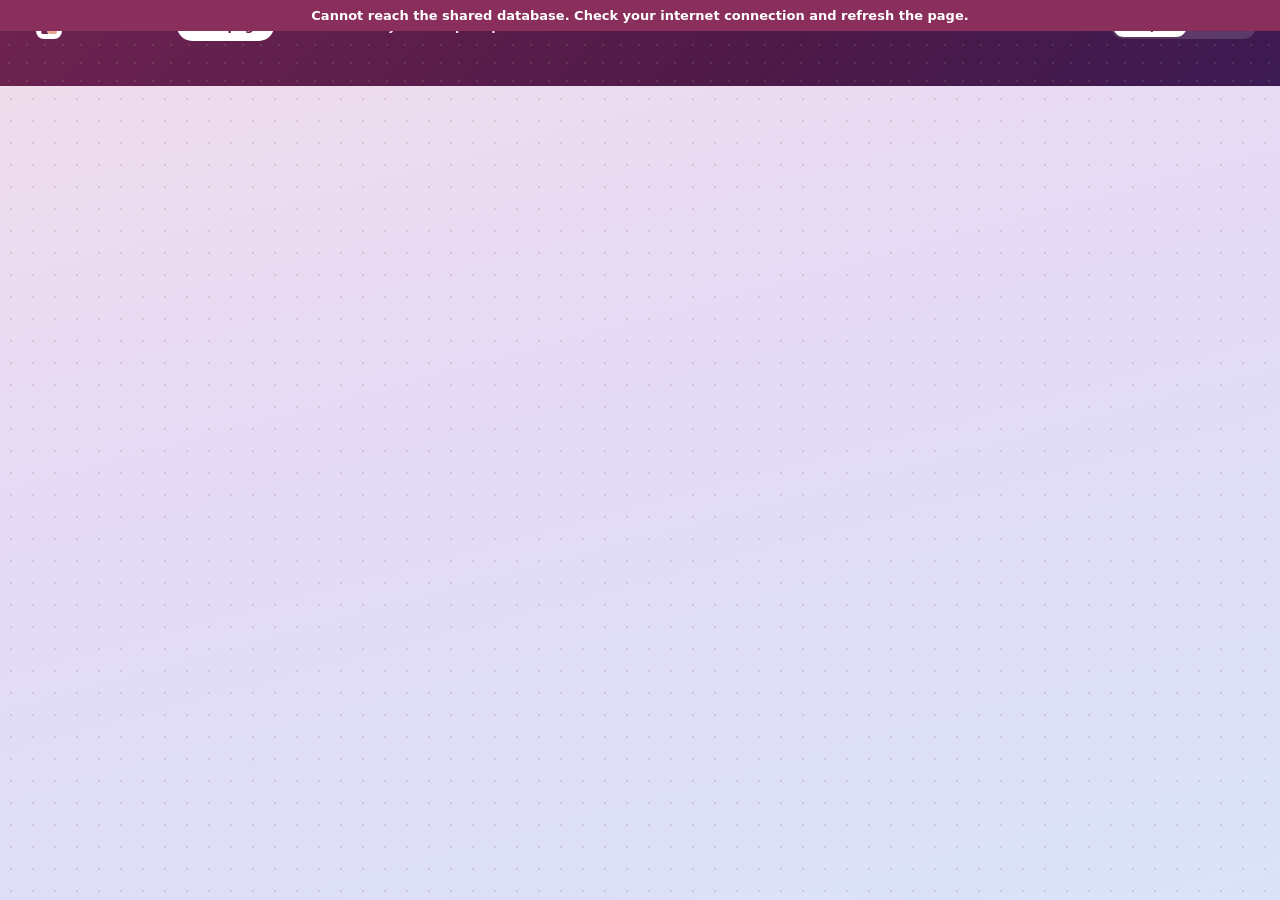
<file: index.html>
<!doctype html>
<html lang="en"><head><meta charset="utf-8"><meta name="viewport" content="width=device-width, initial-scale=1">
<meta http-equiv="refresh" content="0; url=home.html"><title>Civil War</title><link rel="icon" type="image/png" href="icon32.png"></head>
<body><p><a href="home.html">Open Civil War</a></p></body></html>
</file>
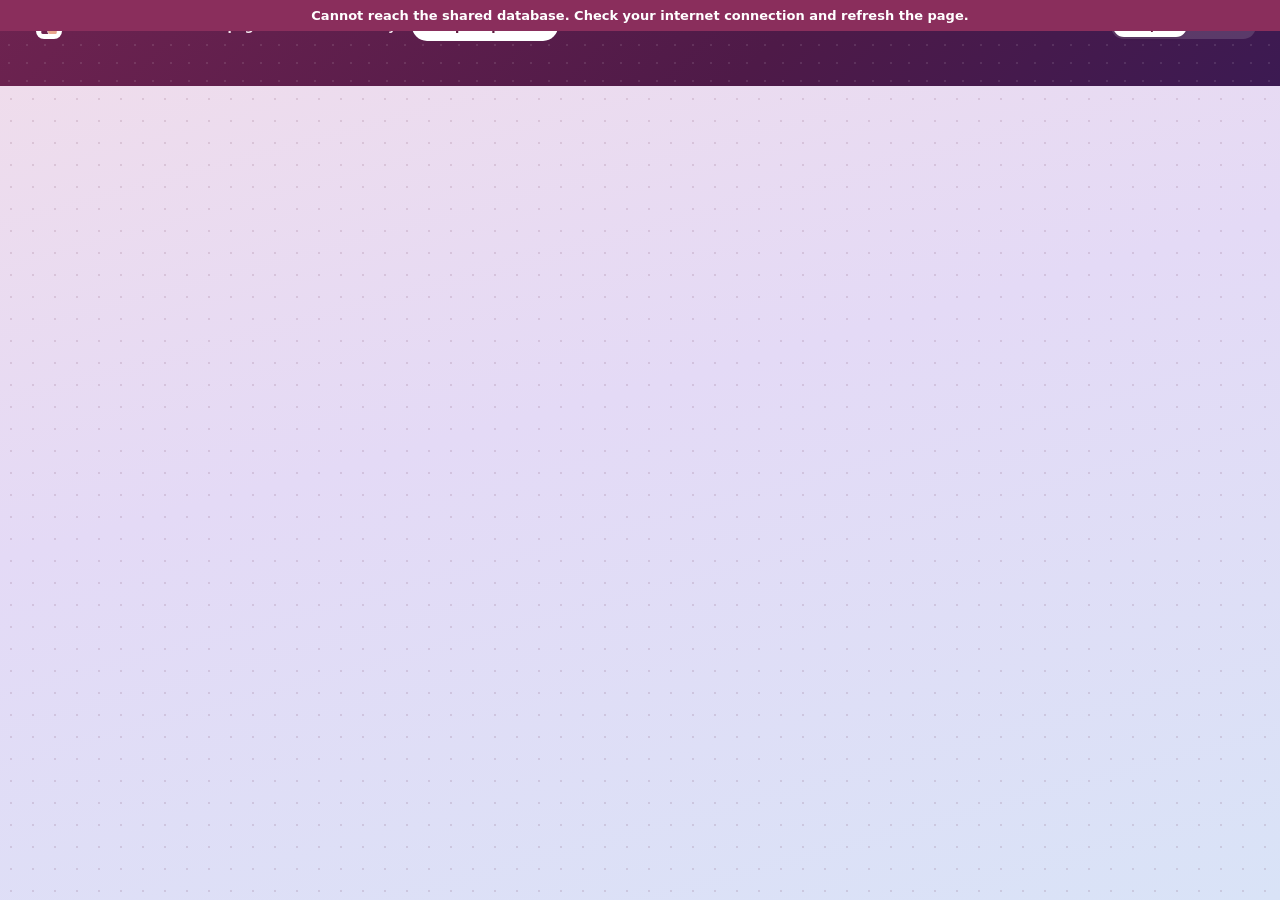
<file: compare.html>
<!doctype html>
<html lang="en">
<head>
<meta charset="utf-8">
<meta name="viewport" content="width=device-width, initial-scale=1">
<meta name="referrer" content="no-referrer">
<title>Civil War – Compare product</title>
<link rel="stylesheet" href="dashboard.css">
<link rel="icon" type="image/png" href="icon32.png">
</head>
<body>
<nav id="nav"></nav>
<main class="wrap" id="app"></main>
<script src="shared.js"></script>
<script src="config.js"></script>
<script src="store.js"></script>
<script src="common.js"></script>
<script src="compare.js"></script>
</body>
</html>
</file>
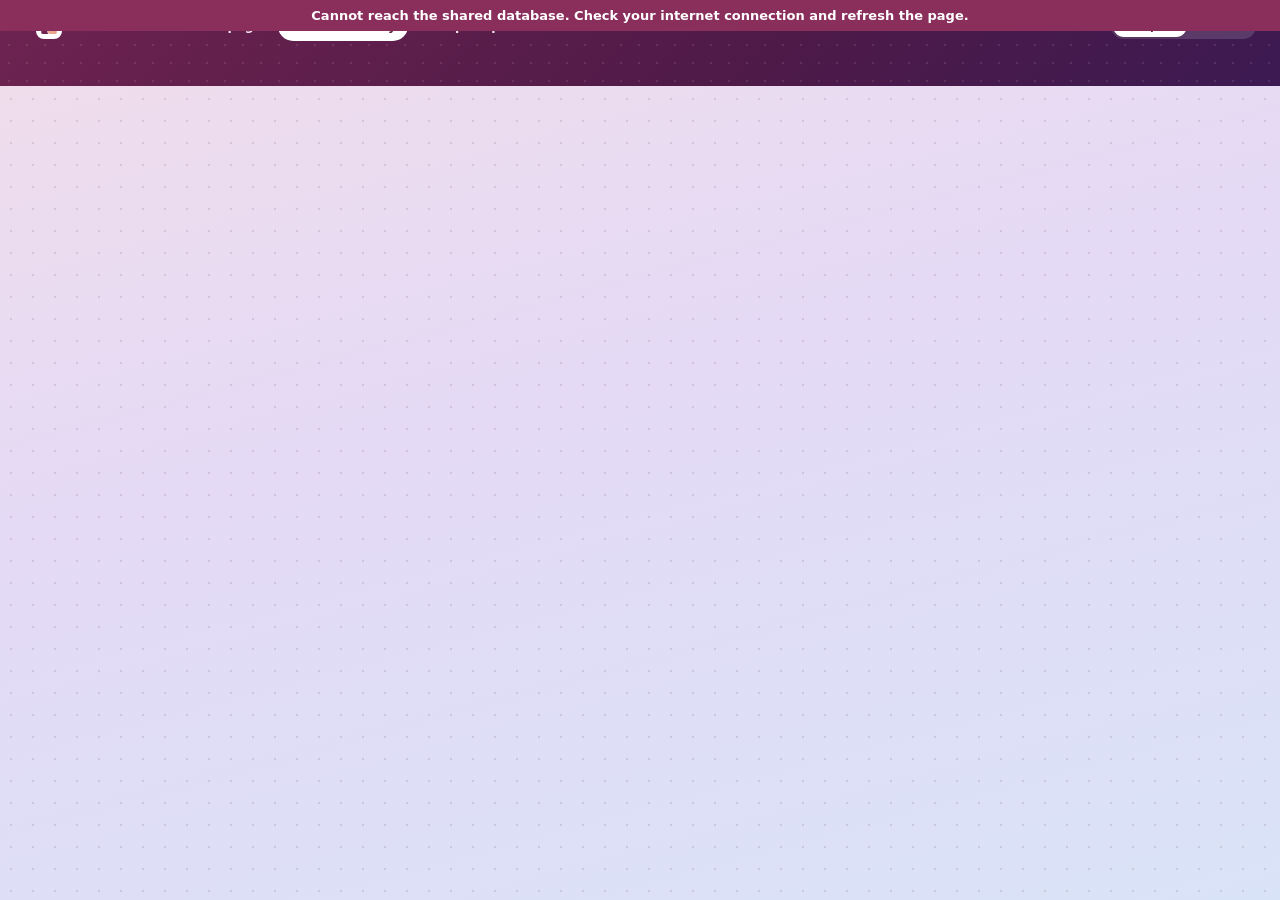
<file: detail.html>
<!doctype html>
<html lang="en">
<head>
<meta charset="utf-8">
<meta name="viewport" content="width=device-width, initial-scale=1">
<meta name="referrer" content="no-referrer">
<title>Civil War – Product detail</title>
<link rel="stylesheet" href="dashboard.css">
<link rel="icon" type="image/png" href="icon32.png">
</head>
<body>
<nav id="nav"></nav>
<main class="wrap" id="app"></main>
<script src="shared.js"></script>
<script src="config.js"></script>
<script src="store.js"></script>
<script src="common.js"></script>
<script src="detail.js"></script>
</body>
</html>
</file>
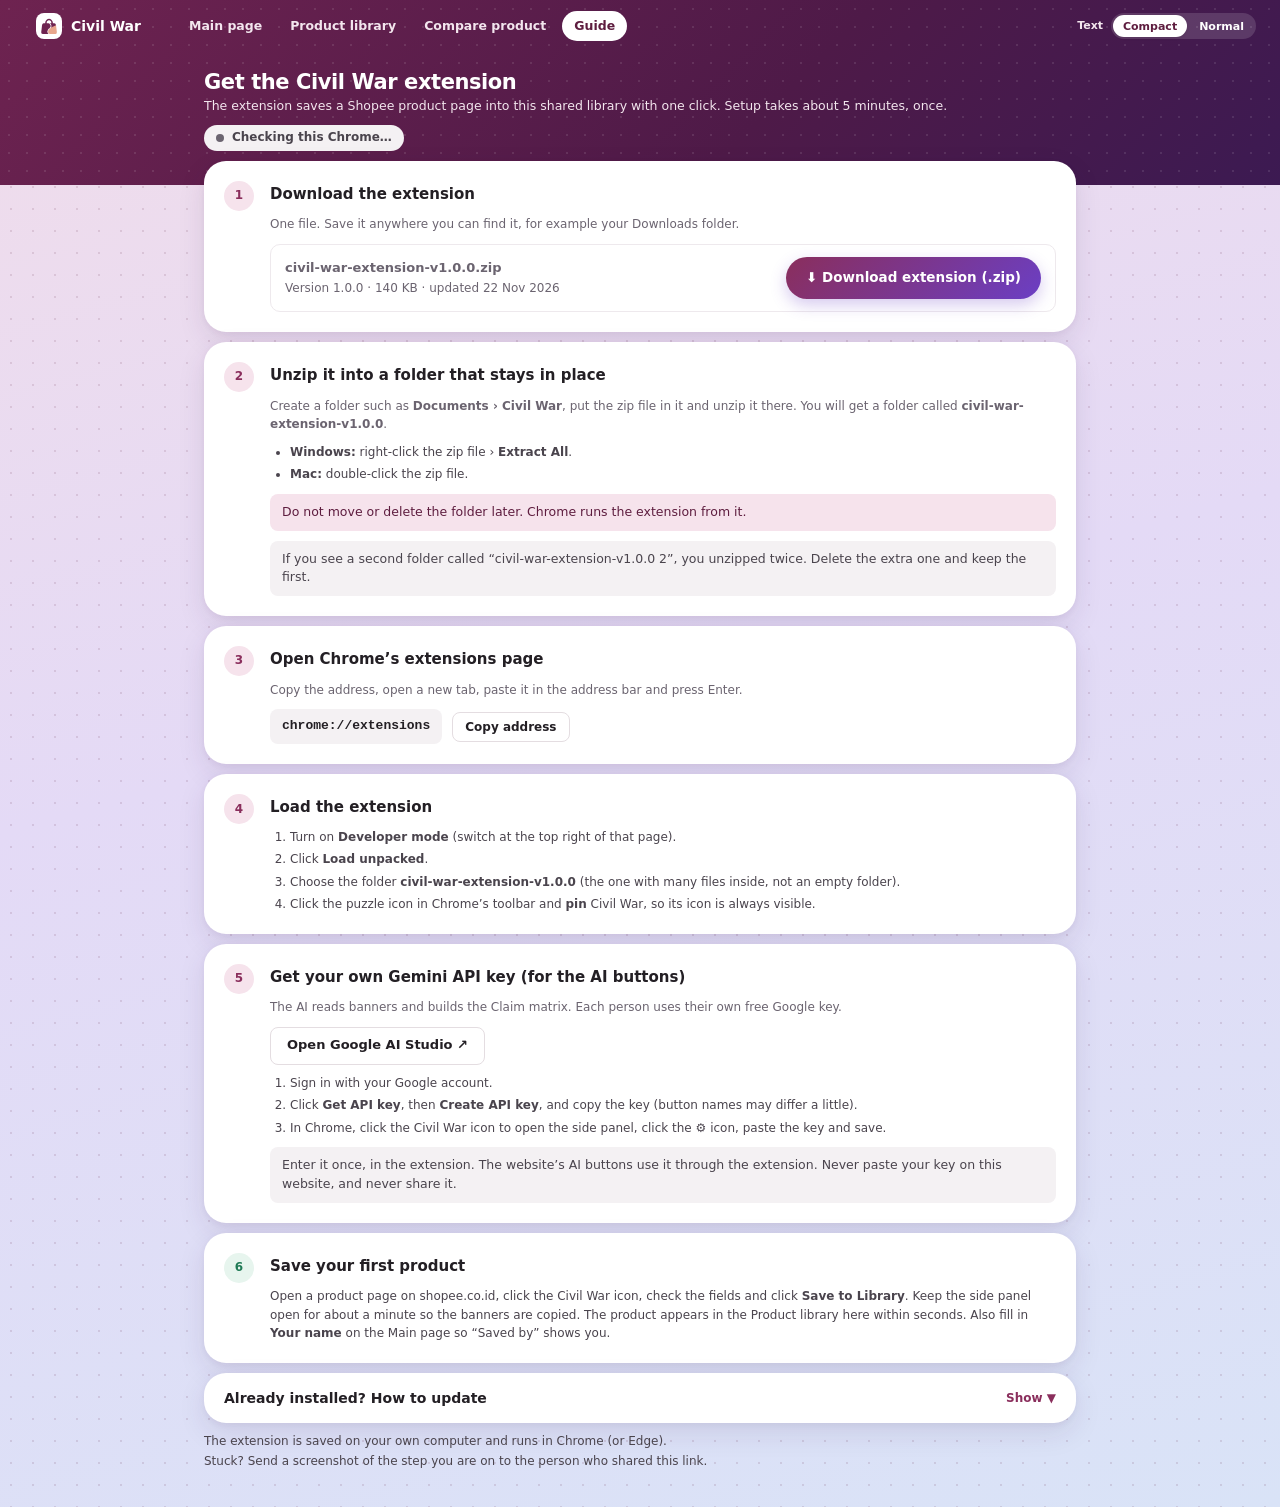
<file: extension.html>
<!doctype html>
<html lang="en">
<head>
<meta charset="utf-8">
<meta name="viewport" content="width=device-width, initial-scale=1">
<meta name="referrer" content="no-referrer">
<title>Civil War – Guide: get the extension</title>
<link rel="stylesheet" href="dashboard.css">
<link rel="icon" type="image/png" href="icon32.png">
</head>
<body>
<nav id="nav"></nav>
<main class="wrap" id="app"></main>
<script src="shared.js"></script>
<script src="config.js"></script>
<script src="store.js"></script>
<script src="common.js"></script>
<script src="extension.js"></script>
</body>
</html>
</file>
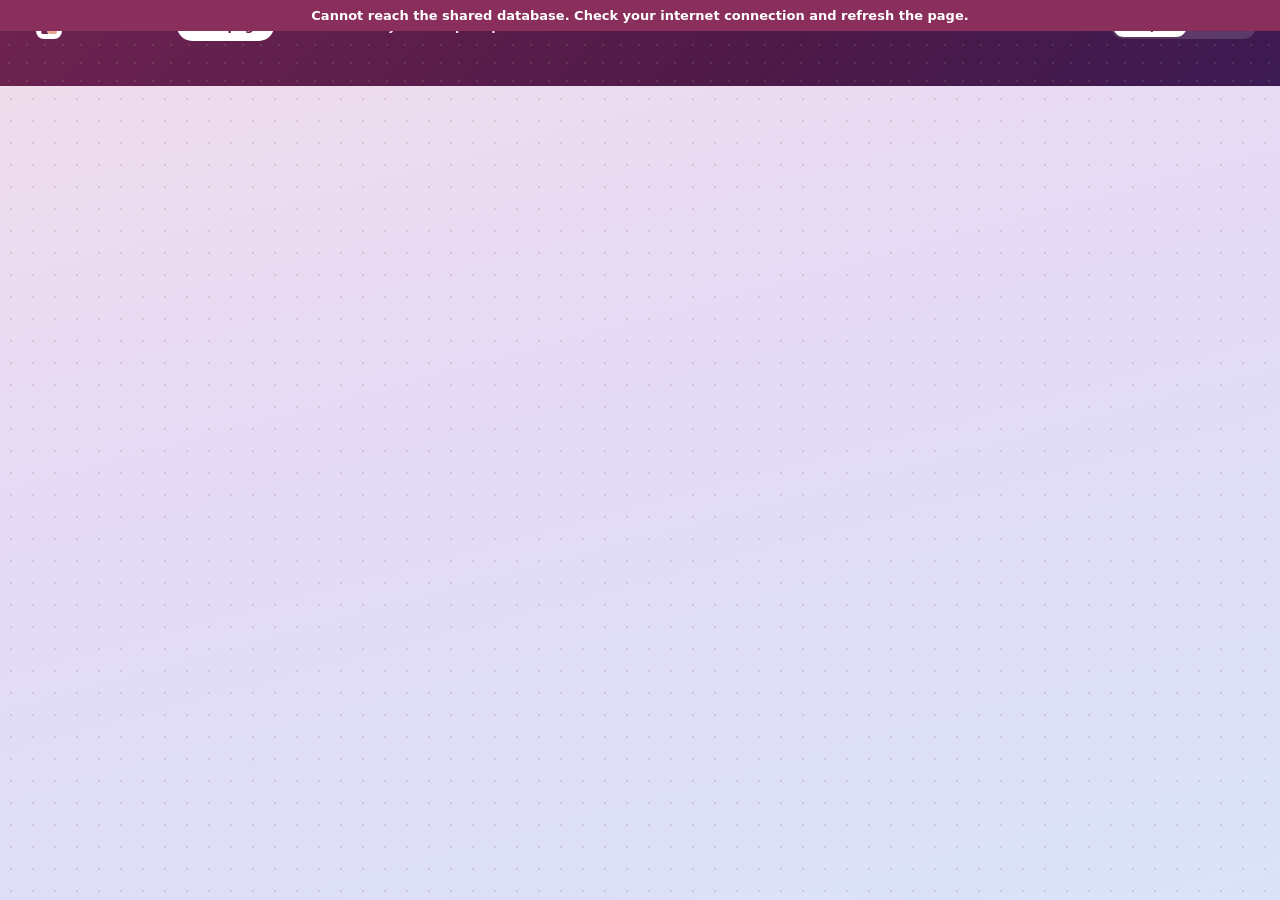
<file: home.html>
<!doctype html>
<html lang="en">
<head>
<meta charset="utf-8">
<meta name="viewport" content="width=device-width, initial-scale=1">
<meta name="referrer" content="no-referrer">
<title>Civil War – Main page</title>
<link rel="stylesheet" href="dashboard.css">
<link rel="icon" type="image/png" href="icon32.png">
</head>
<body>
<nav id="nav"></nav>
<main class="wrap" id="app"></main>
<script src="shared.js"></script>
<script src="config.js"></script>
<script src="store.js"></script>
<script src="common.js"></script>
<script src="home.js"></script>
</body>
</html>
</file>
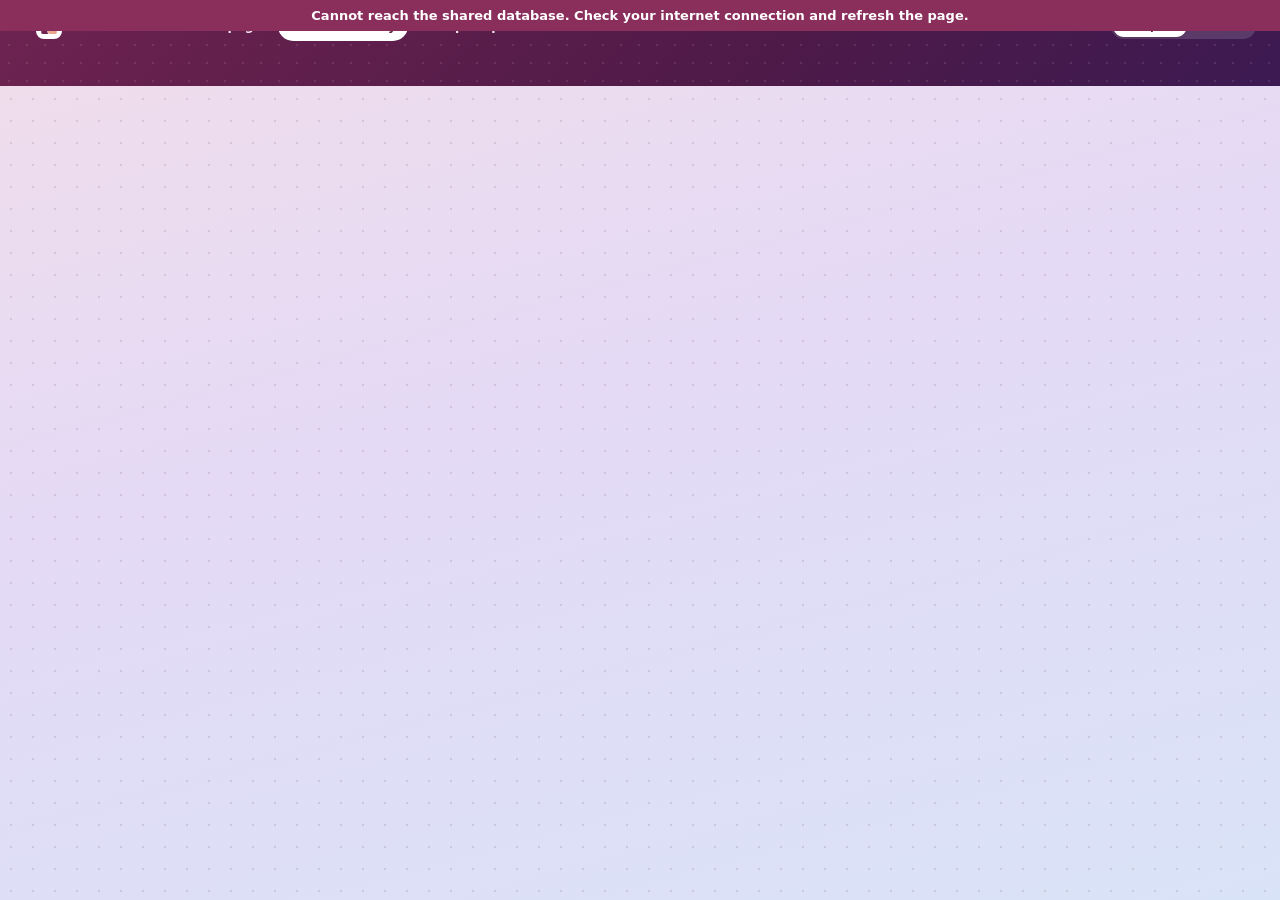
<file: library.html>
<!doctype html>
<html lang="en">
<head>
<meta charset="utf-8">
<meta name="viewport" content="width=device-width, initial-scale=1">
<meta name="referrer" content="no-referrer">
<title>Civil War – Product library</title>
<link rel="stylesheet" href="dashboard.css">
<link rel="icon" type="image/png" href="icon32.png">
</head>
<body>
<nav id="nav"></nav>
<main class="wrap" id="app"></main>
<script src="shared.js"></script>
<script src="config.js"></script>
<script src="store.js"></script>
<script src="common.js"></script>
<script src="library.js"></script>
</body>
</html>
</file>
<file: dashboard.css>
:root{--accent:#8A2E5C;--accent-dark:#5E1D3F;--accent-soft:#F6E3EC;--tint:#FBEFF4;--ink:#231F24;--ink2:#4A444D;--muted:#6B6470;--line:#EEE9ED;--field:#E7C3D3;--bg:#FCFAFB;--chip:#F4F1F3;--good:#1F7A55;--good-bg:#E7F5EE;--shadow:0 1px 2px rgba(35,31,36,.04),0 4px 14px rgba(35,31,36,.05)}
*{box-sizing:border-box}
html,body{margin:0}
body{background:var(--bg);color:var(--ink);font-family:"Plus Jakarta Sans",Inter,system-ui,-apple-system,"Segoe UI",Roboto,sans-serif;font-size:12.5px;line-height:1.45}
a{color:var(--accent)}a:hover{color:var(--accent-dark)}
button,input,textarea,select{font-family:inherit;font-size:inherit;color:inherit}
[hidden]{display:none!important}
:focus-visible{outline:2px solid var(--accent);outline-offset:2px}

/* top menu */
nav.top{background:#fff;border-bottom:1px solid var(--line)}
nav.top .in{max-width:1360px;margin:0 auto;padding:0 24px;min-height:44px;display:flex;flex-wrap:wrap;align-items:center;gap:0 24px}
nav.top .brand{display:flex;align-items:center;gap:8px;font-size:14px;font-weight:800}
nav.top .brand i{width:20px;height:20px;border-radius:6px;background:var(--accent);display:inline-block}
nav.top .links{display:flex;flex-wrap:wrap;gap:4px}
nav.top a{font-size:12.5px;font-weight:600;color:var(--muted);text-decoration:none;padding:14px 10px 11px;border-bottom:2px solid transparent}
nav.top a[aria-current=page]{font-weight:700;color:var(--accent);border-bottom-color:var(--accent)}

.wrap{max-width:1360px;margin:0 auto;padding:16px 24px 28px;display:flex;flex-direction:column;gap:12px}
h1{margin:0;font-size:20px;font-weight:800;letter-spacing:-.02em;line-height:1.2}
h2{margin:0;font-size:13.5px;font-weight:700}
h3{margin:0;font-size:13px;font-weight:700}
.sub{font-size:12.5px;color:var(--muted);margin-top:2px;line-height:1.45;max-width:760px}
.bar{display:flex;flex-wrap:wrap;gap:8px 16px;align-items:flex-end;justify-content:space-between}
.tools{display:flex;flex-wrap:wrap;gap:8px;align-items:center}
.small{font-size:11.5px;color:var(--muted)}
.msg{font-size:11px;color:var(--muted);line-height:1.5;border-top:1px solid var(--line);padding-top:8px}
.eyebrow{font-size:10px;font-weight:700;letter-spacing:.08em;text-transform:uppercase;color:var(--muted)}

/* buttons / inputs */
.btn{height:30px;padding:0 12px;border:1px solid #E4DDE1;border-radius:8px;background:#fff;font-weight:600;font-size:12px;color:var(--ink);cursor:pointer;text-decoration:none;display:inline-flex;align-items:center;gap:6px}
.btn:hover{border-color:var(--field)}
.btn.sm{height:28px;padding:0 10px}
.btn.primary{background:var(--accent);border-color:var(--accent);color:#fff;font-weight:700}
.btn.primary:hover{background:var(--accent-dark);border-color:var(--accent-dark);color:#fff}
.btn.danger{color:#A12A2A}
.btn.danger.armed{background:#A12A2A;border-color:#A12A2A;color:#fff}
.btn:disabled{opacity:.55;cursor:default}
.input,.select{height:30px;border:1px solid #E4DDE1;border-radius:8px;padding:0 10px;background:#fff}
.select{padding:0 8px;font-weight:600}
.pill{min-height:26px;padding:0 12px;border-radius:999px;font-weight:600;font-size:12px;cursor:pointer;border:1px solid var(--line);background:#fff;color:var(--ink)}
.pill[aria-pressed=true]{background:var(--accent);border-color:var(--accent);color:#fff}
.pills{display:flex;flex-wrap:wrap;gap:6px;align-items:center}
.seg{display:inline-flex;background:#F1ECEF;border-radius:9px;padding:2px;gap:2px;align-self:flex-start}
.seg a,.seg button{height:28px;padding:0 14px;border-radius:7px;border:0;background:transparent;color:var(--muted);font-weight:700;font-size:12px;display:inline-flex;align-items:center;text-decoration:none;cursor:pointer}
.seg [aria-current=page],.seg [aria-pressed=true]{background:#fff;color:var(--accent);box-shadow:0 1px 3px rgba(35,31,36,.12)}
.seg.sm button{height:24px;min-width:32px;padding:0 10px;font-size:11.5px}

/* cards, badges */
.card{background:#fff;border-radius:12px;box-shadow:var(--shadow)}
.badge{display:inline-flex;align-items:center;height:18px;padding:0 8px;border-radius:999px;background:var(--tint);color:var(--accent);font-size:10.5px;font-weight:700;white-space:nowrap}
.badge.good{background:var(--good-bg);color:var(--good)}
.badge.warn{background:#FBF1DC;color:#7A4B00}
.newbadge{display:inline-flex;align-items:center;height:18px;padding:0 7px;border-radius:999px;background:#FFF0D6;color:#8A4B00;font-size:9.5px;font-weight:800;letter-spacing:.08em;white-space:nowrap}
.ai{display:inline-flex;align-items:center;height:16px;padding:0 6px;border-radius:5px;background:var(--accent-soft);color:var(--accent);font-size:9.5px;font-weight:800;letter-spacing:.04em}
.chip{display:inline-flex;align-items:center;height:16px;padding:0 6px;border-radius:5px;background:var(--chip);color:var(--muted);font-size:10px;font-weight:600;white-space:nowrap}
.none{color:#6F6A64;font-style:italic}
.empty{padding:32px 20px;text-align:center;display:flex;flex-direction:column;gap:8px;align-items:center}
.empty .t{font-size:15px;font-weight:700}.empty .d{color:var(--ink2);max-width:520px;line-height:1.55}
.settings{padding:10px 14px;display:flex;flex-wrap:wrap;gap:10px;align-items:center}
.settings label{font-size:12px;font-weight:600}

/* main page: market radar */
.kpis{display:grid;grid-template-columns:repeat(4,minmax(0,1fr))}
.kpis .k{padding:8px 16px;border-left:1px solid var(--line);display:flex;align-items:baseline;gap:10px;min-width:0}
.kpis .k:first-child{border-left:0}
.kpis .n{font-size:17px;font-weight:800;letter-spacing:-.02em}
.panel{padding:12px 14px}
.panel .ph{display:flex;align-items:baseline;gap:10px;margin-bottom:8px;flex-wrap:wrap}
.radar{display:grid;grid-template-columns:repeat(auto-fill,minmax(260px,1fr));gap:10px}
.rcard{min-width:0;display:flex;gap:10px;align-items:center;padding:8px;border:1px solid var(--line);border-radius:10px;text-decoration:none;color:var(--ink);background:#fff}
.rcard:hover{border-color:var(--field)}
.rcard .cv{width:44px;height:44px;border-radius:8px;background:var(--tint) center/cover no-repeat;flex:0 0 44px}
.rcard .tx{min-width:0;flex:1}
.rcard .nm{display:block;font-weight:700;font-size:12.5px;line-height:1.3;overflow:hidden;text-overflow:ellipsis;white-space:nowrap}
.rcard .mt{display:block;font-size:11px;color:var(--muted)}
.two{display:grid;grid-template-columns:minmax(0,1.1fr) minmax(0,1fr);gap:12px;align-items:start}
@media(max-width:900px){.two{grid-template-columns:1fr}}
.catgrid{display:grid;grid-template-columns:repeat(auto-fill,minmax(150px,1fr));gap:8px}
.cat{display:block;padding:10px 12px;border:1px solid var(--line);border-radius:10px;text-decoration:none;color:var(--ink);background:#fff}
.cat:hover{border-color:var(--field)}
.cat .cn{font-weight:700;font-size:12.5px}.cat .cc{color:var(--muted);font-size:11.5px;margin-top:1px}
.cat .ca{margin-top:6px;font-size:14px;font-weight:800;letter-spacing:-.01em}
.ingpills{display:flex;flex-wrap:wrap;gap:6px}
.ingpill{display:inline-flex;align-items:center;gap:6px;height:26px;padding:0 10px;border-radius:999px;border:1px solid var(--line);background:#fff;color:var(--ink);font-weight:600;font-size:12px;text-decoration:none}
.ingpill b{color:var(--accent);font-weight:800}
.ingpill:hover{border-color:var(--field)}

/* library list */
.list{display:flex;flex-direction:column;gap:4px}
.lrow{display:grid;grid-template-columns:36px minmax(220px,1fr) 70px 130px 70px 76px;gap:12px;align-items:center;padding:5px 12px;background:#fff;border-radius:10px;box-shadow:0 1px 2px rgba(35,31,36,.04),0 2px 8px rgba(35,31,36,.04);text-decoration:none;color:var(--ink)}
.lrow:hover{box-shadow:0 1px 2px rgba(35,31,36,.06),0 4px 14px rgba(35,31,36,.12)}
.lrow .th{width:36px;height:36px;border-radius:7px;background:var(--tint) center/cover no-repeat}
.lrow .mid{min-width:0}
.lrow .top{display:flex;flex-wrap:wrap;gap:4px 6px;align-items:center}
.lrow .nm{font-weight:700;line-height:1.3;overflow:hidden;text-overflow:ellipsis;white-space:nowrap}
.lrow .hit{font-size:11px;color:var(--accent);overflow:hidden;text-overflow:ellipsis;white-space:nowrap}
.lrow .price b{display:block;line-height:1.25}.lrow .price span{font-size:11px;color:var(--muted)}
.lrow .go{justify-self:end;font-weight:700;color:var(--accent);font-size:12px}
@media(max-width:1000px){.lrow{grid-template-columns:36px 1fr}.lrow>:nth-child(n+3){display:none}}

/* detail */
.back{align-self:flex-start;height:26px;padding:0 8px 0 4px;border-radius:8px;display:inline-flex;align-items:center;gap:4px;color:var(--ink);font-weight:600;text-decoration:none}
.dhead{padding:12px 14px;display:flex;flex-wrap:wrap;gap:14px;align-items:center}
.dhead .cov{width:84px;height:84px;border-radius:10px;background:var(--tint) center/cover no-repeat;flex:0 0 84px}
.dhead .body{flex:1 1 520px;min-width:0}
.dhead h1{font-size:18px;margin:2px 0 6px}
.facts{display:flex;flex-wrap:wrap;gap:4px 22px;align-items:flex-end}
.facts .k{font-size:10px;font-weight:700;letter-spacing:.08em;text-transform:uppercase;color:var(--muted)}
.facts b{font-size:13px;display:block}.facts b.s{font-size:12px}
.dacts{display:flex;gap:6px;align-items:center;align-self:flex-start;flex-wrap:wrap}
.gal{padding:12px 14px}
.gal .tr{display:flex;gap:6px;overflow-x:auto;padding-bottom:4px;border:0}
.gal button{flex:0 0 auto;border:0;background:none;padding:0;text-align:left;cursor:zoom-in}
.gal img{width:190px;height:190px;border-radius:8px;object-fit:cover;display:block;background:var(--tint)}
.gal .lab{display:block;margin-top:3px;font-size:10.5px;font-weight:600;color:var(--muted)}
.srcrow{display:flex;justify-content:flex-end;align-items:center;gap:8px;margin-bottom:-4px}
.srcrow .lbl{font-size:11.5px;font-weight:600;color:var(--ink2)}
.switch{position:relative;width:30px;height:16px;border-radius:999px;border:0;padding:0;cursor:pointer;background:#CFC6CC}
.switch[aria-checked=true]{background:var(--accent)}
.switch i{position:absolute;top:2px;left:2px;width:12px;height:12px;border-radius:50%;background:#fff;box-shadow:0 1px 2px rgba(0,0,0,.25);transition:left .12s}
.switch[aria-checked=true] i{left:16px}
.cols{display:flex;flex-wrap:wrap;gap:12px;align-items:flex-start}
.cols>div{display:flex;flex-direction:column;gap:10px;min-width:0}
.sec{padding:12px 14px}
.sec.tint{background:var(--tint);box-shadow:none}
.sec .hd{display:flex;align-items:center;gap:8px;margin-bottom:8px}
ul.dots,ol.steps{list-style:none;margin:0;padding:0;display:flex;flex-direction:column;gap:6px}
ul.dots li{display:flex;gap:10px;align-items:flex-start}
ul.dots li:before{content:"";flex:0 0 6px;height:6px;border-radius:50%;background:var(--accent);margin-top:7px}
ol.steps{counter-reset:s}
ol.steps li{display:flex;gap:8px;align-items:flex-start;counter-increment:s}
ol.steps li:before{content:counter(s);flex:0 0 18px;height:18px;border-radius:50%;background:var(--accent-soft);color:var(--accent);font-size:10.5px;font-weight:800;display:inline-flex;align-items:center;justify-content:center}
.fn{color:var(--muted)}
.src{color:var(--muted);font-size:11px}
.kv{display:grid;grid-template-columns:100px minmax(0,1fr);gap:5px 10px}
.kv .k{font-size:10px;font-weight:700;letter-spacing:.08em;text-transform:uppercase;color:var(--muted);padding-top:2px}
.skm{margin:0;font-size:14px;font-weight:600;line-height:1.45}
.ed{display:flex;gap:6px;align-items:center;margin-bottom:4px}
.ed .f{flex:1;min-width:0;height:28px;border:1px solid var(--field);background:#fff;border-radius:7px;padding:0 9px}
.ed .f2{flex:1.4;min-width:0;height:28px;border:1px solid var(--field);background:#fff;border-radius:7px;padding:0 9px}
.ed .x{flex:0 0 22px;height:22px;border-radius:6px;border:0;background:none;color:var(--muted);font-size:14px;cursor:pointer}
.ed .x:hover{background:var(--chip)}
.ed .n{flex:0 0 18px;height:18px;border-radius:50%;background:var(--accent-soft);color:var(--accent);font-size:10.5px;font-weight:800;display:inline-flex;align-items:center;justify-content:center}
.add{border:0;background:none;color:var(--accent);font-weight:700;font-size:12px;padding:3px 6px;cursor:pointer;align-self:flex-start}
textarea.f{width:100%;border:1px solid var(--field);background:#fff;border-radius:8px;padding:7px 9px;line-height:1.45;resize:vertical}
ul.shades{list-style:none;margin:0;padding:0;font-weight:600}
ul.shades li{padding:3px 0;border-top:1px solid #F3EEF1;user-select:text}
ul.shades li:first-child{border-top:0}
.chips{display:flex;flex-wrap:wrap;gap:6px;align-items:center}
.raw{padding:2px 14px}.raw summary{cursor:pointer;padding:9px 0;font-weight:700;font-size:12.5px}
.raw pre{margin:0 0 12px;white-space:pre-wrap;font-family:inherit;line-height:1.55;color:var(--ink2);max-width:90ch}

/* compare */
.zoomrow{display:inline-flex;align-items:center;gap:8px}
.pickwrap{position:relative}
.pop{position:absolute;top:34px;left:0;max-width:calc(100vw - 24px);z-index:20;width:380px;max-height:320px;overflow:auto;background:#fff;border-radius:12px;box-shadow:0 8px 30px rgba(35,31,36,.18);padding:6px;display:flex;flex-direction:column;gap:2px}
.pop .ph{padding:4px 8px 6px;color:var(--muted);font-size:11px}
.pop button{display:flex;gap:10px;align-items:center;text-align:left;border:0;background:none;padding:5px 8px;border-radius:8px;cursor:pointer}
.pop button:hover{background:var(--tint)}
.pop .cv{width:28px;height:28px;border-radius:6px;background:var(--tint) center/cover no-repeat;flex:0 0 28px}
.pop b{display:block;font-size:12.5px;line-height:1.3;overflow:hidden;text-overflow:ellipsis;white-space:nowrap}
.pop .mt{font-size:11px;color:var(--muted)}
/* + Add product checklist (search, tick, Select all matching, Done); only used inside the Add product pop-up */
.pickpop{overflow:hidden;max-height:none;gap:4px}
.pickpop .plist{display:flex;flex-direction:column;gap:2px;overflow:auto;max-height:240px}
.pickpop .pkrow{display:flex;gap:10px;align-items:center;padding:5px 8px;border-radius:8px;cursor:pointer}
.pickpop .pkrow:hover{background:var(--tint)}
.pickpop .pkrow.on{background:var(--accent-soft)}
.pickpop .pkrow.off{opacity:.45;cursor:not-allowed}
.pickpop .pkrow input{accent-color:var(--accent);flex:0 0 auto;margin:0}
.pickpop .pkact{display:flex;align-items:center;gap:10px;padding:0 8px;min-height:20px;flex-wrap:wrap}
.pickpop .pkall{border:0;background:none;padding:2px 0;color:var(--accent);font-weight:700;font-size:12px;cursor:pointer;display:inline}
.pickpop .pkall:hover{background:none;text-decoration:underline}
.pickpop .pkall[hidden]{display:none}
.pickpop .pknote{font-size:11px;color:var(--muted)}
.pickpop .pkfoot{display:flex;justify-content:flex-end;padding:6px 4px 2px;border-top:1px solid var(--line)}
.pickpop .pkdone{border:0;background:var(--accent);color:#fff;height:30px;padding:0 18px;border-radius:8px;font-weight:700;font-size:12px;justify-content:center}
.pickpop .pkdone:hover{background:var(--accent-dark)}
.emptybox{background:#fff;border:2px dashed #D9CFD6;border-radius:12px;padding:44px 20px;display:flex;flex-direction:column;align-items:center;gap:10px;text-align:center}
.emptybox .t{font-size:15px;font-weight:700}.emptybox .d{color:var(--muted);max-width:420px}
.xbtn{position:absolute;top:6px;right:6px;width:22px;height:22px;border-radius:50%;border:0;background:var(--chip);color:var(--muted);font-size:14px;line-height:1;cursor:pointer;display:inline-flex;align-items:center;justify-content:center;padding:0}
.xbtn:hover{background:var(--accent-soft);color:var(--accent)}
.plink{font-weight:700;font-size:12.5px;line-height:1.3;color:var(--ink);text-decoration:underline;text-decoration-color:#D9B8C8;text-underline-offset:2px}
.plink:hover{color:var(--accent)}
.crow{position:relative;display:grid;grid-template-columns:156px minmax(0,1fr);overflow:hidden}
.crow .left{padding:10px 30px 10px 14px;border-right:1px solid var(--line);display:flex;flex-direction:column;justify-content:center;gap:4px;min-width:0}
.crow .left .pr{font-size:14px;font-weight:800;letter-spacing:-.01em}
.crow .track{padding:0;overflow-x:auto;min-width:0}
.crow .track .in{display:flex;gap:0;width:max-content}
.crow .sl{border:0;background:none;padding:0;cursor:zoom-in;display:block;flex:0 0 auto}
.crow .sl img{border-radius:0;object-fit:cover;display:block;background:var(--tint)}
.tbl{overflow-x:auto;padding:2px 0}
.tr{display:grid;border-top:1px solid var(--line)}
.tr:first-child{border-top:0}
.tr>.lab{padding:8px 10px 8px 14px;font-size:10px;font-weight:700;letter-spacing:.08em;text-transform:uppercase;color:var(--muted)}
.tr>.c{padding:8px 10px;min-width:0;overflow-wrap:anywhere}
.tr>.c.head{position:relative;padding:10px 34px 8px 10px;display:flex;flex-direction:column;gap:6px}
.tr .cov{width:64px;height:64px;border-radius:8px;background:var(--tint) center/cover no-repeat;box-shadow:0 1px 3px rgba(35,31,36,.12)}
.tr .pr{font-size:18px;font-weight:800;letter-spacing:-.02em;line-height:1.15}
.tr .strip{display:flex;gap:3px;overflow-x:auto}
.tr .strip button{flex:0 0 52px;height:52px;padding:0;border:0;border-radius:6px;overflow:hidden;background:var(--tint);cursor:zoom-in}
.tr .strip img{width:100%;height:100%;object-fit:cover;display:block}
ul.tight{list-style:none;margin:0;padding:0;display:flex;flex-direction:column;gap:4px}
ul.tight li{display:flex;gap:8px;align-items:flex-start}
ul.tight li:before{content:"";flex:0 0 5px;height:5px;border-radius:50%;background:var(--accent);margin-top:7px}
ol.tsteps{list-style:none;margin:0;padding:0;display:flex;flex-direction:column;gap:3px;counter-reset:t}
ol.tsteps li{display:flex;gap:7px;align-items:flex-start;counter-increment:t}
ol.tsteps li:before{content:counter(t);flex:0 0 16px;height:16px;border-radius:50%;background:var(--accent-soft);color:var(--accent);font-size:10px;font-weight:800;display:inline-flex;align-items:center;justify-content:center;margin-top:1px}

/* lightbox, toast */
.lb{position:fixed;inset:0;background:rgba(24,17,21,.88);z-index:50;display:flex;align-items:center;justify-content:center;padding:40px}
.lb img{max-width:min(92vw,820px);max-height:84vh;border-radius:10px;background:#fff;display:block}
.lb button{position:absolute;width:44px;height:44px;border-radius:50%;border:0;background:rgba(255,255,255,.16);color:#fff;font-size:24px;cursor:pointer}
.lb .cl{top:24px;right:28px}.lb .pv{left:28px;top:50%}.lb .nx{right:28px;top:50%}
.lb .cap{position:absolute;bottom:22px;left:0;right:0;text-align:center;color:#fff;font-weight:600;font-size:13px}
.toast{position:fixed;left:50%;bottom:24px;transform:translateX(-50%);background:var(--ink);color:#fff;border-radius:10px;padding:8px 14px;font-size:12px;z-index:60;max-width:80vw}
.crow>.xbtn{right:auto;left:128px}

/* claim matrix */
.chips{display:flex;flex-wrap:wrap;gap:6px}
.chipx{display:inline-flex;align-items:center;gap:6px;height:26px;padding:0 4px 0 10px;border-radius:999px;background:#fff;border:1px solid var(--line);font-weight:600;font-size:12px}
.chipx button{width:18px;height:18px;border-radius:50%;border:0;background:var(--chip);color:var(--muted);cursor:pointer;line-height:1;padding:0}
.chipx button:hover{background:var(--accent-soft);color:var(--accent)}
.switchrow{display:inline-flex;align-items:center;gap:8px}
.switchrow .lbl{font-size:11.5px;font-weight:600;color:var(--ink2)}
.status{display:flex;flex-wrap:wrap;gap:8px 12px;align-items:center;padding:8px 12px;border-radius:10px;background:var(--tint)}
.status.err{background:#FDECEC;color:#8A1F1F}
.skel{height:12px;border-radius:6px;background:linear-gradient(90deg,#F1ECEF,#FAF7F9,#F1ECEF);background-size:200% 100%;animation:sh 1.1s infinite}
@keyframes sh{to{background-position:-200% 0}}
table.cm{border-collapse:collapse;width:100%}
table.cm th,table.cm td{padding:7px 10px;border-top:1px solid var(--line);text-align:left;vertical-align:top}
table.cm thead th{border-top:0;vertical-align:bottom;padding:10px 10px 8px;background:#fff}
table.cm th.claim,table.cm td.claim{position:sticky;left:0;background:#fff;font-weight:700;min-width:130px;z-index:1}
table.cm th.pc{min-width:155px}
table.cm th.pc .br{display:block}
table.cm th.tot,table.cm td.tot{text-align:center;width:64px;min-width:64px}
table.cm td.tot{font-weight:800}
table.cm td.cell{color:var(--accent);font-weight:800}
table.cm td.cell.w{color:var(--ink);font-weight:500;line-height:1.4}
table.cm td.cell.no{color:#B7AEB5;font-weight:500}
table.cm td.cell.ck{text-align:center;font-size:14px}
table.cm tbody tr:hover td{background:#FDF8FA}

.row2{display:flex;flex-wrap:wrap;gap:10px;align-items:center}
.seg b{font-weight:600;opacity:.65;margin-left:5px}

/* ingredient landscape */
.ingtools{display:flex;flex-wrap:wrap;gap:10px 14px;align-items:center;margin-bottom:8px}
.search{position:relative;width:260px}
.search .input{padding-left:28px;padding-right:28px}
.search .ico{position:absolute;left:9px;top:7px;color:var(--muted);font-size:13px;pointer-events:none}
.search .clr{position:absolute;right:5px;top:5px;width:20px;height:20px;border:0;border-radius:50%;background:var(--chip);color:var(--muted);cursor:pointer;line-height:1;padding:0}
.sug{position:absolute;top:34px;left:0;right:0;z-index:15;background:#fff;border-radius:10px;box-shadow:0 8px 30px rgba(35,31,36,.18);padding:4px}
.sug button{display:flex;width:100%;justify-content:space-between;align-items:center;border:0;background:none;padding:6px 8px;border-radius:7px;cursor:pointer;text-align:left}
.sug button:hover{background:var(--tint)}
.ingpill{cursor:pointer;font:inherit;font-weight:600;font-size:12px}
.ingpill[aria-pressed=true]{background:var(--accent);border-color:var(--accent);color:#fff}
.ingpill[aria-pressed=true] b{color:#fff}
.land{border-top:1px solid var(--line);margin-top:12px;padding-top:12px;display:flex;flex-direction:column;gap:12px}
.landhead{display:flex;flex-wrap:wrap;gap:6px 16px;align-items:baseline;justify-content:space-between}
.landhead h2{font-size:15px}
.adopt{display:flex;flex-wrap:wrap;gap:8px}
.ad{min-width:150px;flex:0 1 190px;border:1px solid var(--line);border-radius:10px;padding:8px 10px}
.ad .cn{font-weight:700}
.ad .bar2{height:5px;border-radius:3px;background:#F1ECEF;margin-top:6px;overflow:hidden}
.ad .bar2 i{display:block;height:100%;background:var(--accent);border-radius:3px}
.ad.zero{opacity:.55}
.pos{display:flex;flex-direction:column}
.prow{display:grid;grid-template-columns:minmax(220px,1.1fr) 120px minmax(260px,2fr);gap:12px;align-items:start;padding:8px 4px;border-top:1px solid var(--line)}
.prow.head{border-top:0;padding:0 4px 4px}
.prow .fn{line-height:1.45}
@media(max-width:900px){.prow{grid-template-columns:1fr}.prow.head{display:none}}

/* Claim matrix: Competitor Pattern card */
.pat{padding:10px 14px}
.pathd{display:flex;align-items:center;justify-content:space-between;gap:10px}
.patt{display:inline-flex;align-items:center;gap:8px;background:none;border:0;padding:4px 2px;cursor:pointer;font-size:13px;color:var(--ink)}
.patt b{font-weight:700}
.patl{margin:8px 0 2px;padding:0 0 0 18px;display:flex;flex-direction:column;gap:7px;line-height:1.55;font-size:12.5px}
.patl li::marker{color:var(--accent)}

/* Compare: multi-select "+ Add product" pop-up and saved sets */
.pop{width:420px;max-height:460px;overflow:hidden;gap:6px;padding:10px}
.pop-s{width:340px}
.pop .pophd{display:flex;align-items:center;justify-content:space-between;gap:8px;padding:0 2px}
.pop .pophd .ph{padding:0}
.pop .ph{font-weight:600;color:var(--ink2)}
.pop .plist{overflow:auto;display:flex;flex-direction:column;gap:2px;min-height:60px;max-height:300px}
.pop .popsub{display:flex;justify-content:flex-end}
.pop .seg{align-self:stretch;display:flex}
.pop .seg button{flex:1;justify-content:center;padding:0 6px;gap:0;background:transparent;font-size:11.5px}
.pop .seg button[aria-pressed=true]{background:#fff}
.pop .seg button:hover{background:#fff}
.pop button.linkb{background:none;border:0;color:var(--accent);font-weight:700;font-size:11.5px;padding:2px 4px;border-radius:6px;cursor:pointer;display:inline-block}
.pop button.linkb:disabled{color:var(--muted);cursor:not-allowed}
.prow2{display:flex;gap:10px;align-items:center;padding:5px 8px;border-radius:8px;cursor:pointer}
.prow2:hover{background:var(--tint)}
.prow2.on{background:var(--tint)}
.prow2.off{opacity:.45;cursor:not-allowed}
.prow2 input{width:16px;height:16px;accent-color:var(--accent);flex:0 0 16px;margin:0}
.prow2 .cv{width:28px;height:28px;border-radius:6px;background:var(--tint) center/cover no-repeat;flex:0 0 28px}
.prow2 b{display:block;font-size:12.5px;line-height:1.3;overflow:hidden;text-overflow:ellipsis;white-space:nowrap}
.prow2 .mt{font-size:11px;color:var(--muted)}
.popbtns{display:flex;justify-content:flex-end;gap:6px}
.pop .setrow{display:flex;align-items:center;gap:4px}
.pop .setload{flex:1;min-width:0;flex-direction:column;align-items:flex-start;gap:0}
.pop .setload b{max-width:100%}
.pop .setdel{flex:0 0 auto;color:var(--muted);font-weight:700;padding:5px 9px}
.pop .setdel.sure{color:#B3261E;background:#FDECEA}

/* Library: tick products, then compare them */
.lline{display:flex;align-items:stretch;gap:6px}
.lline .lrow{flex:1;min-width:0}
.lck{display:flex;align-items:center;justify-content:center;width:30px;flex:0 0 30px;cursor:pointer;border-radius:10px}
.lck:hover{background:var(--tint)}
.lck input{width:16px;height:16px;accent-color:var(--accent);margin:0;cursor:pointer}
.lck input:disabled{cursor:not-allowed}
.lline.on .lrow{outline:2px solid var(--accent);outline-offset:-2px}
.selbar{position:fixed;left:50%;transform:translateX(-50%);bottom:20px;z-index:30;display:flex;align-items:center;gap:14px;background:#231F24;color:#fff;border-radius:14px;padding:10px 14px 10px 18px;box-shadow:0 10px 32px rgba(35,31,36,.32);font-size:13px}
.selbar b{font-weight:800}
.selbar .go{background:var(--accent);color:#fff;border:0;border-radius:9px;height:32px;padding:0 14px;font-weight:700;font-size:12.5px;cursor:pointer}
.selbar .go:disabled{background:#5a5460;cursor:not-allowed}
.selbar .clr{background:none;border:0;color:#E7C3D3;text-decoration:underline;cursor:pointer;font-size:12px;padding:4px}
.selbar .hint{color:#CFC8D0;font-size:12px}
.pop{text-align:left;width:440px}
.pop-s{width:340px}
.pop .seg button{white-space:nowrap;font-size:11px}
.pop .seg b{margin-left:3px}
.pop input.input{text-align:left}

/* ---- 0.9.0: Main page bars, Compare grouping, matrix toolbar, tinted cells, editable Category ---- */
.ingbars{display:flex;flex-direction:column;gap:2px;max-width:900px;margin-top:4px}
.brow{display:grid;grid-template-columns:170px minmax(0,1fr) 44px;align-items:center;gap:12px;width:100%;height:32px;padding:0 8px;border:0;background:transparent;border-radius:8px;cursor:pointer;text-align:left;font:inherit}
.brow:hover{background:#FAF5F8}
.brow .nm{font-weight:600;white-space:nowrap;overflow:hidden;text-overflow:ellipsis}
.brow .tr{height:10px;border-radius:999px;background:#F3ECF0;overflow:hidden}
.brow .fl{display:block;height:100%;border-radius:999px;background:linear-gradient(90deg,#C77AA1,var(--accent));transition:width .35s cubic-bezier(.2,.7,.2,1)}
.brow .ct{font-weight:800;color:var(--accent);text-align:right;font-variant-numeric:tabular-nums}
.brow[aria-pressed=true]{background:var(--tint);box-shadow:inset 0 0 0 1px var(--field)}
.brow[aria-pressed=true] .nm{font-weight:800;color:var(--accent-dark)}
.brow[aria-pressed=true] .fl{background:var(--accent-dark)}
@media (prefers-reduced-motion:reduce){.brow .fl{transition:none}}
@media (max-width:720px){.brow{grid-template-columns:110px minmax(0,1fr) 36px}}

.group{padding:12px 14px;display:flex;flex-direction:column;gap:8px;background:#fff;border-radius:14px;box-shadow:var(--shadow);border:1px solid var(--line)}
.group.alt{background:var(--tint);border-color:#F1D6E2;box-shadow:none}
.group .grow{display:flex;flex-wrap:wrap;gap:8px 12px;align-items:center;justify-content:space-between}
.group .gtools{display:flex;flex-wrap:wrap;gap:8px;align-items:center}

.mxcard{overflow:hidden;padding:0}
.mxbar{display:flex;flex-wrap:wrap;gap:10px 18px;align-items:center;justify-content:space-between;padding:10px 14px;background:#FAF5F8;border-bottom:1px solid var(--line)}
.mxbar.solo{border:0;border-radius:12px}
.mxbar .l,.mxbar .r{display:flex;gap:12px;align-items:center;flex-wrap:wrap}
.mxbar .vr{width:1px;height:20px;background:#E4DDE1}
table.cm th.pc .pcprice{margin-top:5px;display:flex;flex-direction:column;gap:1px}
table.cm th.pc .pcprice b{font-size:12.5px;font-variant-numeric:tabular-nums}
table.cm th.pc .pcprice .ppu{font-size:11px;font-weight:600;color:var(--muted);font-variant-numeric:tabular-nums}
table.cm td.cell.yes{background:#F6DDE8;color:var(--accent-dark);box-shadow:inset 0 0 0 1px #fff}
table.cm tbody tr:hover td.cell.yes{background:#F1CFDF}
table.cm td.cell.val{color:var(--ink);font-weight:600;line-height:1.4}
table.cm tr.sec td{background:#FAF5F8;font-size:10px;font-weight:800;letter-spacing:.08em;text-transform:uppercase;color:var(--muted);padding:6px 10px}
table.cm tbody tr.sec:hover td{background:#FAF5F8}

.combo{position:relative;min-width:210px}
.combo .input{height:26px;width:100%;padding-right:28px;border-color:var(--accent);box-shadow:0 0 0 3px rgba(138,46,92,.10)}
.combo .chev{position:absolute;right:2px;top:2px;width:22px;height:22px;border:0;background:none;border-radius:6px;cursor:pointer;color:var(--muted)}
.combo .chev:hover{background:var(--chip)}
.clist{position:absolute;z-index:30;left:0;right:0;top:30px;min-width:240px;max-height:230px;overflow:auto;background:#fff;border-radius:10px;box-shadow:0 8px 28px rgba(35,31,36,.18);padding:4px;text-align:left}
.clist [role=option]{padding:7px 9px;border-radius:7px;cursor:pointer;display:flex;justify-content:space-between;gap:10px;font-size:12.5px}
.clist [role=option]:hover,.clist [role=option].on{background:var(--tint)}
.clist .cnt{color:var(--muted);font-size:11px}
.clist .new{color:var(--accent);font-weight:700}

/* ---- 0.10.0: up to 10 products ---- */
.tbl .tr>.lab{position:sticky;left:0;z-index:2;background:#fff;box-shadow:1px 0 0 var(--line)}
table.cm th.claim,table.cm td.claim{box-shadow:1px 0 0 var(--line)}
table.cm tr.sec td.claim{background:#FAF5F8}

/* Settings page: get the extension */
.wrap:has(.step){max-width:920px}
.statusbar{padding:14px 18px;display:flex;flex-wrap:wrap;align-items:center;gap:10px 14px}
.spill{display:inline-flex;align-items:center;gap:8px;background:var(--chip);color:var(--ink2);border-radius:999px;padding:4px 12px;font-weight:700;font-size:12px}
.spill i{width:8px;height:8px;border-radius:50%;background:var(--muted);display:inline-block}
.spill.ok{background:var(--good-bg);color:var(--good)}.spill.ok i{background:var(--good)}
.spill.warn{background:#FFF3DC;color:#8A5A00}.spill.warn i{background:#D9920B}
.muted1{color:var(--muted);flex:1 1 280px}
.step{padding:20px;display:flex;gap:16px;align-items:flex-start}
.step .num{flex:0 0 30px;height:30px;border-radius:50%;background:var(--accent-soft);color:var(--accent);font-weight:800;display:flex;align-items:center;justify-content:center}
.step .num.last{background:var(--good-bg);color:var(--good)}
.step .body{flex:1;min-width:0;display:flex;flex-direction:column;gap:10px}
.step h2{margin:3px 0 0;font-size:15px;font-weight:700}
.step p{margin:0;color:var(--ink2);line-height:1.55}.step p.lead{color:var(--muted)}
.step ul,.step ol,.upd ol{margin:0;padding-left:20px;color:var(--ink2);display:flex;flex-direction:column;gap:5px}
.file{display:flex;flex-wrap:wrap;align-items:center;gap:12px 16px;border:1px solid var(--line);border-radius:10px;padding:12px 14px}
.file .fi{flex:1 1 220px;min-width:0}.file .fn{font-weight:700;font-size:13px}.file .meta{color:var(--muted);font-size:12px;margin-top:2px}
.btn.big{height:38px;padding:0 16px;font-size:13px;align-self:flex-start}
.file .btn.big{align-self:auto}
.row{display:flex;flex-wrap:wrap;align-items:center;gap:10px}
.row code,.step code{background:var(--chip);border-radius:8px;padding:8px 12px;font-size:13px;font-weight:600}
.btn.copied{color:var(--good);border-color:var(--good)}
.callout{background:var(--chip);color:var(--ink2);border-radius:8px;padding:9px 12px;font-size:12.5px;line-height:1.5}
.callout.plum{background:var(--accent-soft);color:var(--accent-dark)}
.accwrap{padding:4px 20px}
.acc{width:100%;display:flex;align-items:center;justify-content:space-between;gap:12px;border:0;background:none;padding:13px 0;font-weight:700;font-size:14px;cursor:pointer;text-align:left}
.acc span:last-child{color:var(--accent);font-size:12px}
.upd{display:flex;flex-direction:column;gap:12px;padding:0 0 16px}
.foot{color:var(--muted);font-size:12px;display:flex;flex-direction:column;gap:3px;padding-bottom:8px}

/* ---- 0.17.0: new look (approved design preview, 22 Nov 2026) ----
   Plum band behind the menu and the page title, lavender page background with soft dots, rounder white cards,
   numbered section badges, muted pastel category cards. The band height (--hero-h) is set by common.js from the title block. */
:root{--hero:#5E1D3F;--hero-ink:#F3E6EE;--cta:#FFD9A8;--cta-ink:#4A2600;--page:#E6DDF3;--rule:#DDD2DB;--shadow:0 2px 6px rgba(60,26,82,.05),0 10px 28px rgba(60,26,82,.10)}
body{position:relative;min-height:100vh;background-color:var(--page);background-image:radial-gradient(rgba(94,29,63,.13) 1px,transparent 1.2px),linear-gradient(165deg,#F1DDEA 0%,#E4DAF6 45%,#D9E3F7 100%);background-size:22px 22px,100% 100%}
body:before{content:"";position:absolute;left:0;right:0;top:0;height:var(--hero-h,160px);z-index:-1;background-color:var(--hero);background-image:radial-gradient(rgba(255,255,255,.10) 1px,transparent 1.2px),linear-gradient(135deg,#6E2350 0%,#4E1A48 60%,#3C1A52 100%);background-size:18px 18px,100% 100%}

/* menu on the band: the open page is a white pill */
nav.top{background:transparent;border-bottom:0}
nav.top .in{min-height:52px}
nav.top .brand{color:#fff}
nav.top .brand i{background:#F6E3EC}
nav.top a{color:var(--hero-ink);padding:6px 12px;border-bottom:0;border-radius:999px}
nav.top a:hover{color:#fff;background:rgba(255,255,255,.1)}
nav.top a[aria-current=page]{color:var(--accent-dark);background:#fff;border-bottom:0}
nav.top :focus-visible,.onhero :focus-visible{outline-color:#fff}

/* title block on the band */
.wrap{padding-top:18px}
.onhero{color:#fff}
.onhero h1{color:#fff;font-size:24px}
.onhero h2{color:#fff}
.onhero .sub,.onhero .small,.onhero .eyebrow,.onhero .lbl{color:var(--hero-ink)}
.onhero a:not(.btn){color:#fff}
.onhero .btn{background:rgba(255,255,255,.12);border-color:rgba(255,255,255,.35);color:#fff;border-radius:999px;height:32px}
.onhero .btn:hover{background:rgba(255,255,255,.2);border-color:rgba(255,255,255,.6)}
.onhero .btn.primary{background:var(--cta);border-color:var(--cta);color:var(--cta-ink);font-weight:800}
.onhero .btn.primary:hover{background:#FFE6C4;border-color:#FFE6C4;color:var(--cta-ink)}
.onhero .btn:disabled{opacity:.55}
.onhero .btn.danger{color:#FFD0D0}
.onhero .btn.danger.armed{background:#A12A2A;border-color:#A12A2A;color:#fff}
.onhero .seg{background:rgba(255,255,255,.14);border-radius:999px;padding:3px}
.onhero .seg a,.onhero .seg button{color:#fff;border-radius:999px}
.onhero .seg b{opacity:.75}
.onhero .seg [aria-current=page],.onhero .seg [aria-pressed=true]{background:#fff;color:var(--accent-dark)}
.onhero .seg [aria-current=page] b,.onhero .seg [aria-pressed=true] b{opacity:.65}
.onhero .input,.onhero .select{border-color:transparent;background:#fff;color:var(--ink)}
.onhero .tsep{width:1px;height:22px;background:rgba(255,255,255,.3)}
/* pop-ups opened from the band stay white */
.onhero .pop,.onhero .pickpop,.onhero .menu{color:var(--ink)}
.onhero .pop .small,.onhero .pickpop .small,.onhero .pop .eyebrow,.onhero .pickpop .eyebrow{color:var(--muted)}
.onhero .pop .input,.onhero .pickpop .input,.onhero .menu .input{border-color:#E4DDE1}
.onhero .pop .btn,.onhero .pickpop .btn,.onhero .menu .btn{background:#fff;border-color:#E4DDE1;color:var(--ink);height:28px}
.onhero .pop .btn.primary,.onhero .pickpop .btn.primary,.onhero .menu .btn.primary{background:var(--accent);border-color:var(--accent);color:#fff}
.onhero .pop a:not(.btn),.onhero .pickpop a:not(.btn),.onhero .menu a:not(.btn){color:var(--accent)}
a.back.onhero{color:#fff}
a.back.onhero:hover{background:rgba(255,255,255,.12)}

/* cards: rounder, softer shadow */
.card,.emptybox{border-radius:22px;box-shadow:var(--shadow)}
.emptybox{background:#fff}
.sec.tint{background:#fff;box-shadow:var(--shadow)}
.panel{padding:16px 20px}
#app>.msg{color:var(--ink2);border-top-color:rgba(94,29,63,.15)}
.foot{color:var(--ink2)}
.btn.dashed{height:34px;border-radius:999px;border:1.5px dashed #B9A6C9;background:transparent;color:#5B3BB0;font-weight:700}
.btn.dashed:hover{border-color:#8A63E6;background:#F7F3FD}

/* numbered badges on section titles (Main page, Product detail, Compare) */
#app{counter-reset:secno}
.panel>.ph>h2,.sec>.hd>h3,.gal h2{display:inline-flex;align-items:center;gap:10px}
.panel>.ph>h2:before,.sec>.hd>h3:before,.gal h2:before{counter-increment:secno;content:counter(secno,decimal-leading-zero);flex:0 0 30px;height:30px;border-radius:10px;color:#fff;font-size:12px;font-weight:800;display:inline-flex;align-items:center;justify-content:center;background:linear-gradient(135deg,#B8457E,#8A2E5C);box-shadow:0 3px 0 rgba(60,26,82,.15)}
.panel:nth-of-type(4n+2)>.ph>h2:before,.gal h2:before,.cols>div>.sec:nth-child(4n+2)>.hd>h3:before{background:linear-gradient(135deg,#F0A23B,#D9762A)}
.panel:nth-of-type(4n+3)>.ph>h2:before,.cols>div>.sec:nth-child(4n+3)>.hd>h3:before{background:linear-gradient(135deg,#8A63E6,#5B3BB0)}
.panel:nth-of-type(4n)>.ph>h2:before,.cols>div>.sec:nth-child(4n)>.hd>h3:before{background:linear-gradient(135deg,#4F8FD0,#2B5A9A)}
.pickcard>.ph>h2:before{background:linear-gradient(135deg,#F0A23B,#D9762A)!important}
.panel>.ph{align-items:center}

/* Main page: four separate number cards */
section.card.kpis{background:transparent;box-shadow:none;border-radius:0;gap:12px}
.kpis .k{background:#fff;border-radius:20px;box-shadow:var(--shadow);border-left:0;padding:14px 18px;flex-direction:column;align-items:flex-start;gap:2px}
.kpis .n{font-size:22px}
.kpis .k:nth-child(1) .eyebrow{color:#8A2E5C}
.kpis .k:nth-child(2) .eyebrow{color:#5B3BB0}
.kpis .k:nth-child(3) .eyebrow{color:#2B5A9A}
.kpis .k:nth-child(4) .eyebrow{color:#7A4B00}
@media(max-width:700px){.kpis{grid-template-columns:repeat(2,minmax(0,1fr))}}
/* muted pastel category cards */
.cat{border:0;border-radius:14px;background:#EEDFE5}
.cat:nth-child(5n+2){background:#E6E1EF}
.cat:nth-child(5n+3){background:#F0E5DA}
.cat:nth-child(5n+4){background:#DFE8E2}
.cat:nth-child(5n+5){background:#DEE5EE}
.cat:hover{box-shadow:0 0 0 2px var(--field)}
.cat .cc{color:var(--ink2)}
.rcard{border:0;border-radius:16px;background:#FBF6FD}
.rcard:hover{box-shadow:0 0 0 2px var(--field)}

/* Product library: one white card; search, sort and group by inside; thin lines between products */
.libcard{padding:16px 20px;display:flex;flex-direction:column;gap:12px}
.libtools{display:flex;flex-wrap:wrap;gap:8px 10px;align-items:center}
.libtools .input{flex:1 1 300px;max-width:420px;height:34px;border-radius:999px;border-color:transparent;background:#F1ECFB;padding:0 14px}
.libtools .select{height:34px;border-radius:999px;border-color:transparent;background:#F1ECFB;padding:0 12px}
.libtools .eyebrow{margin-left:6px}
.libtools .cnt{margin-left:auto}
.libcard .pills .pill{min-height:26px}
.libcard .list{background:none;box-shadow:none;padding:0;border-radius:0;gap:0;border-top:1px solid var(--rule)}
.libcard .lline{border-bottom:1px solid var(--rule)}
.libcard .lrow,.libcard .list>.lrow{box-shadow:none;border-radius:0;background:transparent}
.libcard .lrow:hover{box-shadow:none;background:#FBF7FA}
.libcard .lline.on .lrow{background:#FBF1F6}
.lgroup{display:flex;align-items:center;gap:8px;margin-top:6px}
.lgroup h3{font-size:13px}
.lgroup .cnt{height:18px;padding:0 8px;border-radius:999px;background:#F1ECFB;color:#5B3BB0;font-size:10.5px;font-weight:700;display:inline-flex;align-items:center}
.lgroup:after{content:"";flex:1;height:1px;background:var(--line)}

/* Product detail: header on the band, facts as white cards */
.dhead{padding:4px 0 0;display:flex;flex-wrap:wrap;gap:16px;align-items:center}
.dhead .cov{width:96px;height:96px;flex:0 0 96px;border-radius:18px;box-shadow:0 6px 18px rgba(0,0,0,.25)}
.dhead.onhero h1{font-size:24px;margin:2px 0 0}
.dhead.onhero .newbadge{background:var(--cta);color:var(--cta-ink)}
.dhead .dacts{align-self:center;margin-left:auto}
.factcards{display:grid;grid-template-columns:repeat(auto-fit,minmax(150px,1fr));gap:12px}
.factcards>div{background:#fff;border-radius:20px;box-shadow:var(--shadow);padding:12px 16px;min-width:0}
.factcards .k{font-size:10px;font-weight:700;letter-spacing:.08em;text-transform:uppercase;color:var(--muted);margin-bottom:3px}
.factcards b{font-size:15px;display:block;overflow-wrap:anywhere}.factcards b.s{font-size:12.5px}
details.raw{border-radius:22px}

/* Compare: tools under the band, Chosen products card for the Claim matrix */
.pdptools{display:flex;flex-wrap:wrap;gap:8px 16px;align-items:center;justify-content:flex-end}
.pdptools{margin-top:-6px}
.pdptools.onhero .seg{background:rgba(255,255,255,.14)}
.pickrow{display:flex;flex-wrap:wrap;gap:8px;align-items:center}
.pickrow .pickend{margin-left:auto;display:flex;gap:8px}
.pickrow .chipx{height:34px;border-radius:999px;padding:0 6px 0 12px}

/* Settings: title and extension status on the band; the download button is the main action */
.statusbar.onhero{background:transparent;box-shadow:none;padding:0}
.statusbar.onhero .muted1{color:var(--hero-ink)}
.btn.primary.big{height:42px;padding:0 20px;font-size:13.5px;border-radius:999px;background:linear-gradient(135deg,#8A2E5C,#6B3FC4);border:0;box-shadow:0 6px 16px rgba(107,63,196,.28)}
.btn.primary.big:hover{background:linear-gradient(135deg,#5E1D3F,#5B3BB0)}

/* ---- 0.17.1 ---- */
/* full width at any zoom: cards stretch across the window with 24px side margins (Settings keeps its reading width) */
.wrap{max-width:none;padding-left:24px;padding-right:24px}
nav.top .in{max-width:none}
/* brand: new bag logo on a white tile; the name never gets cut */
nav.top .brand{flex-shrink:0;white-space:nowrap;text-decoration:none;color:#fff;gap:9px}
nav.top .brand:hover{background:none;color:#fff}
nav.top .brand i{width:26px;height:26px;border-radius:8px;background:#fff url(icon128.png) center/20px 20px no-repeat;flex:0 0 26px}
/* Text: Compact | Normal (menu, right side) */
nav.top .textsize{margin-left:auto;display:flex;align-items:center;gap:8px;color:var(--hero-ink);font-size:11px;font-weight:700}
nav.top .textsize .seg{background:rgba(255,255,255,.14);border-radius:999px;padding:2px}
nav.top .textsize .seg button{color:#fff;border-radius:999px;height:22px;padding:0 10px;font-size:11px}
nav.top .textsize .seg [aria-pressed=true]{background:#fff;color:var(--accent-dark)}
body.compact{font-size:12px}
body.compact .wrap{gap:10px}
body.compact .onhero h1,body.compact .dhead.onhero h1{font-size:21px}
body.compact .panel{padding:12px 16px}
body.compact .sec{padding:10px 14px}
body.compact .libcard{padding:12px 16px;gap:10px}
body.compact .lrow{padding:3px 12px}
body.compact .tr>.c{padding:6px 8px}
body.compact .tr>.lab{padding:6px 8px 6px 12px}
body.compact .kpis .k{padding:10px 16px}
body.compact .kpis .n{font-size:19px}
body.compact .factcards>div{padding:10px 14px}
body.compact .factcards b{font-size:14px}
body.compact table.cm td,body.compact table.cm th{padding-top:6px;padding-bottom:6px}

/* Product detail header: bigger brand, Main category › Sub-category under the name, shop name as a link */
.dhead .brandname{font-size:16px;font-weight:800;letter-spacing:.06em;color:var(--ink)}
.dhead.onhero .brandname{color:#fff}
.crumbs{display:flex;flex-wrap:wrap;align-items:center;gap:6px;margin-top:8px}
.crumbs .crumb{height:24px;padding:0 10px;border-radius:999px;background:rgba(255,255,255,.14);border:1px solid rgba(255,255,255,.3);color:#fff;font-weight:700;font-size:11.5px;display:inline-flex;align-items:center;text-decoration:none}
.crumbs .crumb.on{background:#fff;border-color:#fff;color:var(--accent-dark)}
.crumbs .sep{color:var(--hero-ink)}
.crumbs.edit .select{height:30px;border-radius:999px}
.crumbs.edit .combo{min-width:220px}
.onhero .combo .clist,.onhero .combo .clist *{color:var(--ink)}
.factcards a.shoplink{display:inline-block;font-weight:800;color:var(--accent);text-decoration:underline;text-underline-offset:3px;overflow-wrap:anywhere}
/* Product description: a thin line between the title and the text */
.sec.desc>.hd{border-bottom:1px solid var(--rule);padding-bottom:10px;margin-bottom:10px}

/* Compare Description table: lines as clear as the Product library lines */
.tbl .tr{border-top:1px solid var(--rule)}
.tbl .tr>.c{border-left:1px solid var(--rule)}
.tbl .tr>.lab{box-shadow:none}
/* Saved sets / Save set pop-ups open under their own button, aligned to its right edge */
.pop.pop-s{left:auto;right:0}

/* ---- 1.0.0: the menu stays at the top while scrolling ---- */
nav.top{position:sticky;top:0;z-index:40;transition:background-color .15s,box-shadow .15s}
nav.top.stuck{background-color:#4E1A48;background-image:radial-gradient(rgba(255,255,255,.10) 1px,transparent 1.2px),linear-gradient(90deg,#6E2350 0%,#4E1A48 60%,#3C1A52 100%);background-size:18px 18px,100% 100%;box-shadow:0 4px 16px rgba(35,15,40,.25)}

/* ---- website 1.0.1: Brand and Product name are editable in Product detail › Edit ---- */
.dedit{display:grid;grid-template-columns:minmax(160px,220px) minmax(0,1fr);gap:10px;max-width:780px;margin-bottom:2px}
.dedit .lbl{display:block;font-size:10px;font-weight:700;letter-spacing:.08em;text-transform:uppercase;margin-bottom:4px}
.dedit .input{width:100%;height:38px;border-radius:12px;border-color:transparent;background:#fff;color:var(--ink)}
#e-brand{font-weight:800;letter-spacing:.04em}
#e-title{font-size:15px;font-weight:700}
@media(max-width:640px){.dedit{grid-template-columns:1fr}}

/* website 1.0.1: remove banner slides in Edit */
.gal.editing .gnote{margin:0 0 12px}
.gal .gtile{position:relative;flex:0 0 auto}
.gal .gtile>button:first-child{display:block}
.gal .gtile .gx{position:absolute;top:8px;right:8px;width:32px;height:32px;border-radius:999px;border:0;background:rgba(42,31,46,.78);color:#fff;font-size:18px;font-weight:700;line-height:1;cursor:pointer;display:flex;align-items:center;justify-content:center;text-align:center}
.gal .gtile .gx:hover{background:#8A2E5C}
.gal .gtile .gx:focus-visible,.gal .gtile .gundo:focus-visible{outline:3px solid #F0A23B;outline-offset:2px}
.gal .gtile .gmark{display:none;position:absolute;inset:0 0 auto 0;height:190px;border-radius:8px;flex-direction:column;align-items:center;justify-content:center;gap:8px;text-align:center}
.gal .gtile .gmark span{font-size:12px;font-weight:800;color:#8A2E5C;background:#fff;padding:3px 10px;border-radius:999px}
.gal .gtile .gundo{height:28px;padding:0 12px;border-radius:999px;border:1px solid #8A2E5C;background:#fff;color:#8A2E5C;font-weight:700;cursor:pointer}
.gal .gtile.off img{opacity:.28;filter:grayscale(1)}
.gal .gtile.off>button:first-child{outline:2px dashed #8A2E5C;outline-offset:-2px;border-radius:8px}
.gal .gtile.off .gx{display:none}
.gal .gtile.off .gmark{display:flex}
.gal .gtile.off .lab{text-decoration:line-through}
</file>
